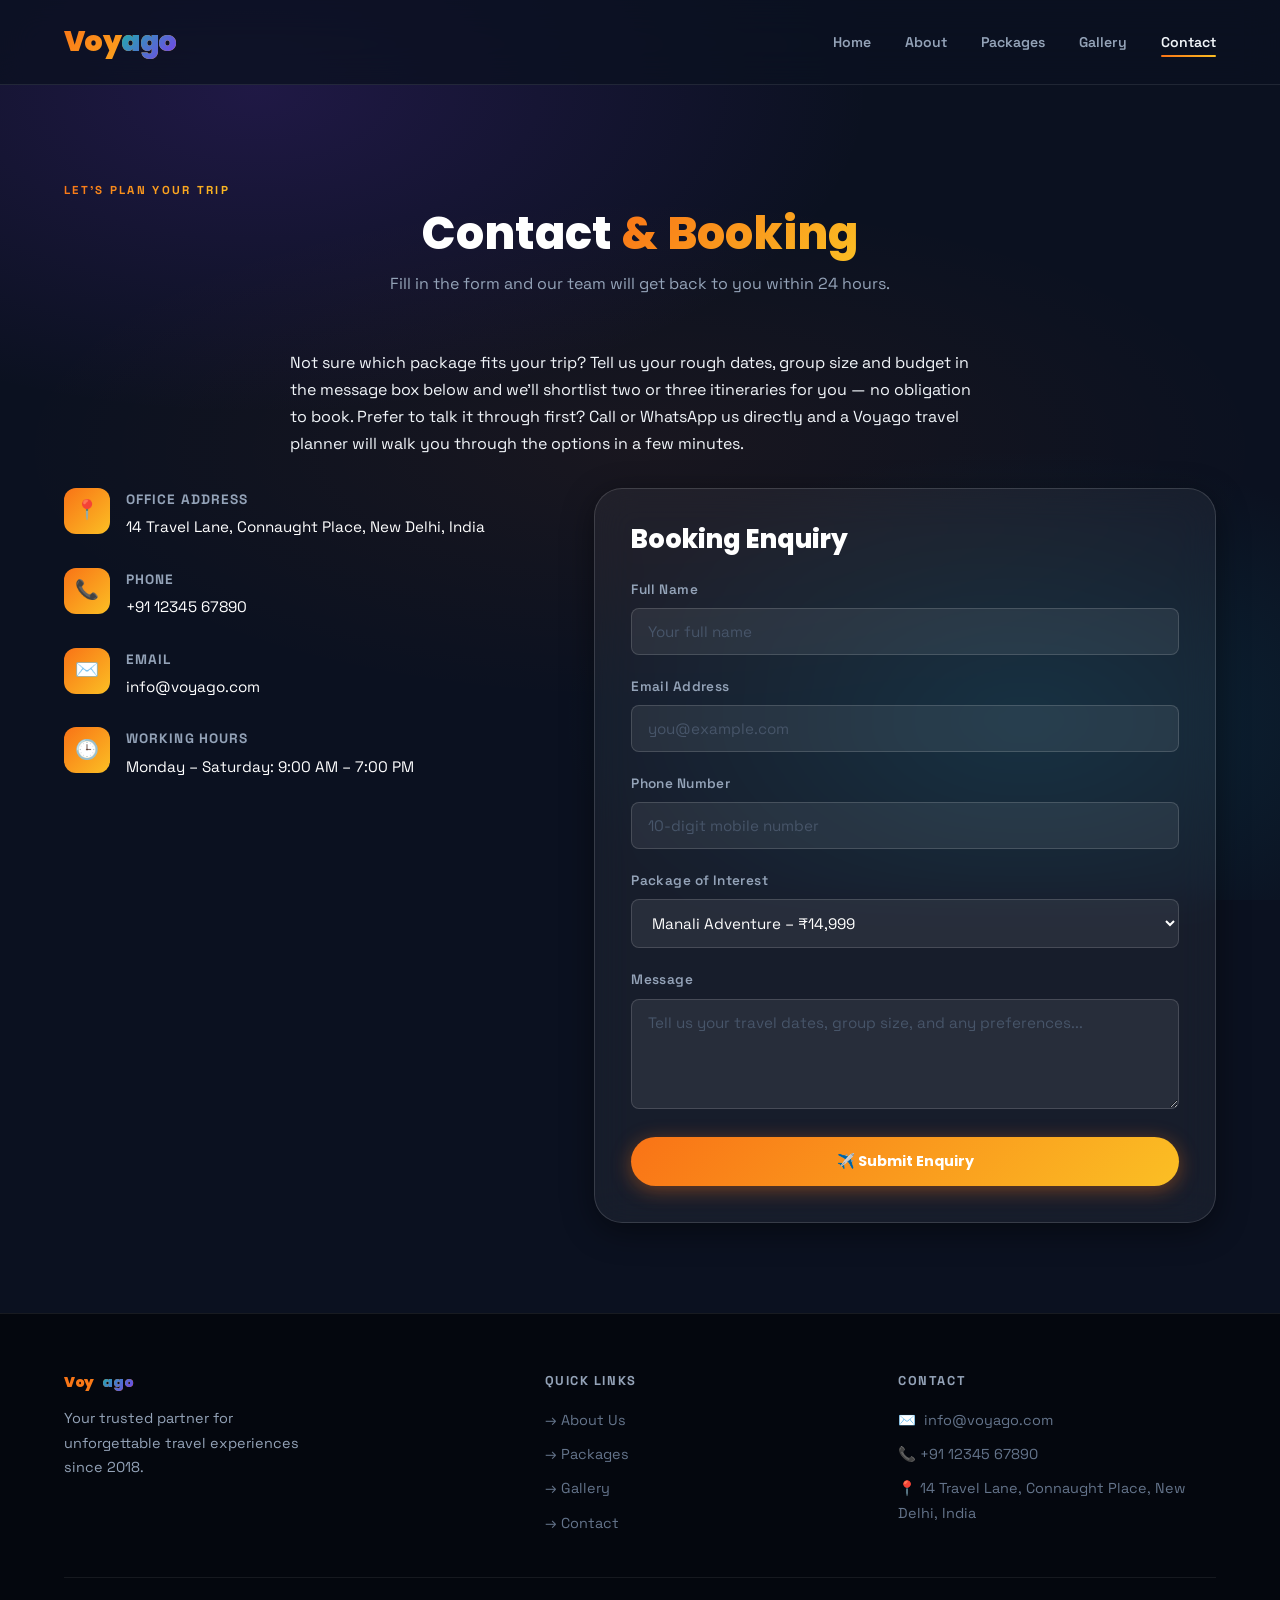
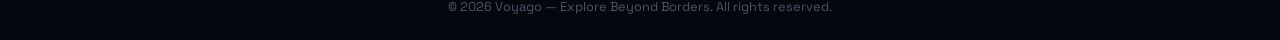
<file: contact.html>
<!DOCTYPE html>
<html lang="en">
<head>
  <meta charset="UTF-8">
  <meta name="viewport" content="width=device-width, initial-scale=1.0">
  <title>Contact & Book Your Tour Package | Voyago</title>
  <meta name="description" content="Contact Voyago to book your next tour package or ask a question. Reach our New Delhi office by phone, email, or the online booking enquiry form.">
  <meta name="keywords" content="contact travel agency, book tour, travel enquiry, Voyago contact">
  <link rel="canonical" href="https://voyaga-travel-website.netlify.app/contact.html">
  <meta name="robots" content="index, follow">
  <meta name="author" content="Voyago Travels">
  <meta name="theme-color" content="#0b1120">

  <meta property="og:type" content="website">
  <meta property="og:title" content="Contact & Book Your Tour Package | Voyago">
  <meta property="og:description" content="Reach the Voyago team by phone, email or our online booking enquiry form — we reply within 24 hours.">
  <meta property="og:url" content="https://voyaga-travel-website.netlify.app/contact.html">
  <meta name="twitter:card" content="summary_large_image">

  <link rel="icon" type="image/svg+xml" href="favicon.svg">
  <link rel="apple-touch-icon" href="favicon.svg">

  <link rel="preconnect" href="https://images.unsplash.com">
  <link rel="preconnect" href="https://embed.tawk.to">
  <link rel="dns-prefetch" href="https://www.googletagmanager.com">
  <link rel="stylesheet" href="style.css">

  <!-- Google Analytics (GA4) — replace G-XXXXXXXXXX with your Measurement ID -->
  <script async src="https://www.googletagmanager.com/gtag/js?id=G-XXXXXXXXXX"></script>
  <script>
    window.dataLayer = window.dataLayer || [];
    function gtag(){dataLayer.push(arguments);}
    gtag('js', new Date());
    gtag('config', 'G-XXXXXXXXXX');
  </script>

  <script type="application/ld+json">
  {
    "@context": "https://schema.org",
    "@type": "ContactPage",
    "url": "https://voyaga-travel-website.netlify.app/contact.html",
    "mainEntity": {
      "@type": "TravelAgency",
      "name": "Voyago",
      "telephone": "+91-12345-67890",
      "email": "info@voyago.com",
      "address": {
        "@type": "PostalAddress",
        "streetAddress": "14 Travel Lane, Connaught Place",
        "addressLocality": "New Delhi",
        "addressCountry": "IN"
      },
      "openingHours": "Mo-Sa 09:00-19:00"
    }
  }
  </script>
</head>
<body>
<a href="#main-content" class="skip-link">Skip to main content</a>

<header>
  <nav class="navbar container">
    <a href="index.html" class="logo">Voy<span>ago</span></a>
    <ul class="nav-links">
      <li><a href="index.html">Home</a></li>
      <li><a href="about.html">About</a></li>
      <li><a href="packages.html">Packages</a></li>
      <li><a href="gallery.html">Gallery</a></li>
      <li><a href="contact.html" class="active">Contact</a></li>
    </ul>
    <button class="menu-toggle" aria-label="Open navigation">
      <span></span><span></span><span></span>
    </button>
  </nav>
</header>

<main id="main-content">
  <section>
    <div class="container">
      <p class="eyebrow">Let's Plan Your Trip</p>
      <h1 class="section-title reveal">Contact <span class="colored">&amp; Booking</span></h1>
      <p class="section-subtitle reveal">Fill in the form and our team will get back to you within 24 hours.</p>
      <p class="reveal contact-intro">Not sure which package fits your trip? Tell us your rough dates, group size and budget in the message box below and we'll shortlist two or three itineraries for you — no obligation to book. Prefer to talk it through first? Call or WhatsApp us directly and a Voyago travel planner will walk you through the options in a few minutes.</p>

      <div class="contact-wrap">

        <!-- Contact Info Column -->
        <div class="contact-info reveal">
          <div class="info-item">
            <div class="info-icon">📍</div>
            <div class="info-text">
              <h4>Office Address</h4>
              <p>14 Travel Lane, Connaught Place, New Delhi, India</p>
            </div>
          </div>
          <div class="info-item">
            <div class="info-icon">📞</div>
            <div class="info-text">
              <h4>Phone</h4>
              <p>+91 12345 67890</p>
            </div>
          </div>
          <div class="info-item">
            <div class="info-icon">✉️</div>
            <div class="info-text">
              <h4>Email</h4>
              <p><span class="js-email-text" data-user="info" data-domain="voyago.com">Contact via email</span></p>
            </div>
          </div>
          <div class="info-item">
            <div class="info-icon">🕒</div>
            <div class="info-text">
              <h4>Working Hours</h4>
              <p>Monday – Saturday: 9:00 AM – 7:00 PM</p>
            </div>
          </div>
        </div>

        <!-- Booking Form -->
        <form id="bookingForm" novalidate class="reveal">
          <h3>Booking Enquiry</h3>

          <div class="form-group">
            <label for="name">Full Name</label>
            <input type="text" id="name" name="name" placeholder="Your full name">
            <span class="error-text">Please enter your full name.</span>
          </div>

          <div class="form-group">
            <label for="email">Email Address</label>
            <input type="email" id="email" name="email" placeholder="you@example.com">
            <span class="error-text">Please enter a valid email address.</span>
          </div>

          <div class="form-group">
            <label for="phone">Phone Number</label>
            <input type="tel" id="phone" name="phone" placeholder="10-digit mobile number">
            <span class="error-text">Please enter a valid 10-digit phone number.</span>
          </div>

          <div class="form-group">
            <label for="package">Package of Interest</label>
            <select id="package" name="package">
              <option value="manali">Manali Adventure – ₹14,999</option>
              <option value="goa">Goa Beach Escape – ₹11,499</option>
              <option value="kerala">Kerala Backwaters – ₹16,999</option>
              <option value="rajasthan">Rajasthan Royal Tour – ₹19,999</option>
              <option value="munnar">Munnar Hill Retreat – ₹12,499</option>
              <option value="singapore">Singapore Getaway – ₹54,999</option>
              <option value="custom">Custom / Other</option>
            </select>
          </div>

          <div class="form-group">
            <label for="message">Message</label>
            <textarea id="message" name="message" rows="4"
              placeholder="Tell us your travel dates, group size, and any preferences..."></textarea>
            <span class="error-text">Please enter a short message.</span>
          </div>

          <button type="submit" class="btn btn-block">
            ✈️ Submit Enquiry
          </button>

          <div class="form-success">
            ✅ Thank you! Your enquiry has been received. We'll reach out within 24 hours.
          </div>
        </form>

      </div>
    </div>
  </section>
</main>

<footer>
  <div class="container">
    <div class="footer-grid">
      <div class="footer-brand">
        <a href="index.html" class="logo">Voy<span>ago</span></a>
        <p>Your trusted partner for unforgettable travel experiences since 2018.</p>
      </div>
      <div>
        <h4>Quick Links</h4>
        <a href="about.html">→ About Us</a>
        <a href="packages.html">→ Packages</a>
        <a href="gallery.html">→ Gallery</a>
        <a href="contact.html">→ Contact</a>
      </div>
      <div>
        <h4>Contact</h4>
        <a class="js-email" href="#" data-user="info" data-domain="voyago.com" rel="nofollow">✉️ <span class="js-email-text" data-user="info" data-domain="voyago.com">Contact via email</span></a>
        <a href="tel:+911234567890">📞 +91 12345 67890</a>
        <address>📍 14 Travel Lane, Connaught Place, New Delhi, India</address>
      </div>
    </div>
    <div class="footer-bottom">&copy; 2026 Voyago — Explore Beyond Borders. All rights reserved.</div>
  </div>
</footer>

<script src="script.js" defer></script>

<!-- Tawk.to Live Chat Widget -->
<script type="text/javascript">
  var Tawk_API = Tawk_API || {}, Tawk_LoadStart = new Date();
  (function () {
    var s1 = document.createElement("script"), s0 = document.getElementsByTagName("script")[0];
    s1.async = true;
    s1.src = 'https://embed.tawk.to/6a45e1814b956a1d4cbbbc4a/1jsgfhp6l';
    s1.charset = 'UTF-8';
    s1.setAttribute('crossorigin', '*');
    s0.parentNode.insertBefore(s1, s0);
  })();
</script>
</body>
</html>
</file>
<file: style.css>
/* =============================================================
   VOYAGO — style.css  |  "Explore Beyond Borders"
   Design: Vibrant gradient palette, glassmorphism cards,
   animated hero blobs, glowing CTAs, colourful section bands
   ============================================================= */

@import url('https://fonts.googleapis.com/css2?family=Poppins:wght@400;500;600;700;800;900&family=Space+Grotesk:wght@400;500;700&display=swap');

/* ─────────────────────────────────────────────────────────────
   Design Tokens
───────────────────────────────────────────────────────────── */
:root {
  /* Core palette */
  --navy:       #0b1120;
  --ocean:      #0e7490;
  --teal:       #14b8a6;
  --coral:      #f97316;
  --sunset:     #fb923c;
  --gold:       #fbbf24;
  --rose:       #f43f5e;
  --violet:     #7c3aed;
  --lavender:   #a78bfa;

  /* Surfaces */
  --glass:      rgba(255, 255, 255, 0.07);
  --glass-bd:   rgba(255, 255, 255, 0.14);
  --card-bg:    rgba(255, 255, 255, 0.05);
  --dark-panel: rgba(11, 17, 32, 0.82);

  /* Text */
  --txt-light:  #f1f5f9;
  --txt-muted:  #94a3b8;

  /* Gradients */
  --grad-hero:    linear-gradient(135deg, #0b1120 0%, #0e3a5e 40%, #0e7490 100%);
  --grad-btn:     linear-gradient(135deg, #f97316, #fbbf24);
  --grad-btn2:    linear-gradient(135deg, #7c3aed, #f43f5e);
  --grad-section: linear-gradient(180deg, #0b1120 0%, #0d2137 100%);
  --grad-teal:    linear-gradient(135deg, #0e7490 0%, #14b8a6 100%);
  --grad-violet:  linear-gradient(135deg, #4c1d95 0%, #7c3aed 100%);
  --grad-card:    linear-gradient(135deg, rgba(255,255,255,0.09) 0%, rgba(255,255,255,0.03) 100%);

  --radius-sm:  8px;
  --radius:     16px;
  --radius-xl:  28px;
  --shadow-glow:    0 0 24px rgba(249,115,22,0.35);
  --shadow-card:    0 8px 32px rgba(0,0,0,0.45);
  --shadow-lift:    0 20px 48px rgba(0,0,0,0.6);
  --transition:     all 0.3s cubic-bezier(0.4,0,0.2,1);
}

/* ─────────────────────────────────────────────────────────────
   Reset & Base
───────────────────────────────────────────────────────────── */
*, *::before, *::after { margin: 0; padding: 0; box-sizing: border-box; }

html { scroll-behavior: smooth; }

body {
  font-family: 'Space Grotesk', sans-serif;
  background: var(--navy);
  color: var(--txt-light);
  line-height: 1.7;
  -webkit-font-smoothing: antialiased;
  overflow-x: hidden;
}

/* Continuous animated gradient background on all pages */
body::before {
  content: '';
  position: fixed;
  inset: 0;
  background:
    radial-gradient(ellipse 80% 60% at 20% 10%, rgba(124,58,237,0.18) 0%, transparent 60%),
    radial-gradient(ellipse 60% 50% at 80% 80%, rgba(14,116,144,0.22) 0%, transparent 60%),
    radial-gradient(ellipse 70% 40% at 50% 50%, rgba(249,115,22,0.06) 0%, transparent 70%),
    var(--navy);
  z-index: -1;
  pointer-events: none;
}

img { max-width: 100%; display: block; }
a { text-decoration: none; color: inherit; }
ul { list-style: none; }

.container {
  width: 90%;
  max-width: 1180px;
  margin: 0 auto;
}

/* ─────────────────────────────────────────────────────────────
   Typography
───────────────────────────────────────────────────────────── */
h1, h2, h3 {
  font-family: 'Poppins', sans-serif;
  font-weight: 800;
  line-height: 1.15;
}

.eyebrow {
  font-size: 0.72rem;
  font-weight: 700;
  letter-spacing: 0.2em;
  text-transform: uppercase;
  background: var(--grad-btn);
  -webkit-background-clip: text;
  -webkit-text-fill-color: transparent;
  background-clip: text;
  display: inline-block;
  margin-bottom: 8px;
}

/* ─────────────────────────────────────────────────────────────
   Header / Navbar — frosted glass bar
───────────────────────────────────────────────────────────── */
header {
  position: sticky;
  top: 0;
  z-index: 200;
  background: rgba(11,17,32,0.78);
  backdrop-filter: blur(18px);
  -webkit-backdrop-filter: blur(18px);
  border-bottom: 1px solid rgba(255,255,255,0.09);
}

.navbar {
  display: flex;
  justify-content: space-between;
  align-items: center;
  padding: 18px 0;
}

/* Logo */
.logo {
  font-family: 'Poppins', sans-serif;
  font-weight: 900;
  font-size: 1.75rem;
  letter-spacing: -0.02em;
  background: linear-gradient(135deg, #f97316, #fbbf24);
  -webkit-background-clip: text;
  -webkit-text-fill-color: transparent;
  background-clip: text;
}
.logo span {
  background: linear-gradient(135deg, #14b8a6, #7c3aed);
  -webkit-background-clip: text;
  -webkit-text-fill-color: transparent;
  background-clip: text;
}

/* Nav links */
.nav-links {
  display: flex;
  gap: 34px;
  align-items: center;
}

.nav-links a {
  font-size: 0.88rem;
  font-weight: 600;
  color: var(--txt-muted);
  position: relative;
  padding-bottom: 2px;
  transition: var(--transition);
}
.nav-links a::after {
  content: '';
  position: absolute;
  bottom: -4px;
  left: 0;
  width: 0;
  height: 2px;
  background: var(--grad-btn);
  border-radius: 2px;
  transition: width 0.3s ease;
}
.nav-links a:hover,
.nav-links a.active { color: var(--txt-light); }
.nav-links a:hover::after,
.nav-links a.active::after { width: 100%; }

/* Hamburger */
.menu-toggle {
  display: none;
  flex-direction: column;
  gap: 5px;
  cursor: pointer;
  background: none;
  border: none;
}
.menu-toggle span {
  width: 26px;
  height: 3px;
  background: var(--txt-light);
  border-radius: 3px;
  transition: var(--transition);
}

/* ─────────────────────────────────────────────────────────────
   Buttons
───────────────────────────────────────────────────────────── */
.btn {
  display: inline-flex;
  align-items: center;
  gap: 8px;
  background: var(--grad-btn);
  color: #fff;
  font-family: 'Poppins', sans-serif;
  font-weight: 700;
  font-size: 0.9rem;
  padding: 14px 32px;
  border-radius: 999px;
  border: none;
  cursor: pointer;
  position: relative;
  overflow: hidden;
  transition: var(--transition);
  box-shadow: 0 4px 20px rgba(249,115,22,0.4);
}
/* Shine sweep on hover */
.btn::before {
  content: '';
  position: absolute;
  top: 0; left: -100%;
  width: 60%;
  height: 100%;
  background: linear-gradient(90deg, transparent, rgba(255,255,255,0.25), transparent);
  transition: left 0.45s ease;
}
.btn:hover::before { left: 140%; }
.btn:hover {
  transform: translateY(-3px);
  box-shadow: 0 8px 28px rgba(249,115,22,0.55);
}

.btn-outline {
  background: transparent;
  border: 2px solid rgba(255,255,255,0.35);
  color: #fff;
  box-shadow: none;
}
.btn-outline:hover {
  background: rgba(255,255,255,0.1);
  border-color: rgba(255,255,255,0.6);
  box-shadow: none;
}

.btn-block { width: 100%; justify-content: center; }
.btn-sm { padding: 10px 22px; font-size: 0.82rem; }
.btn-sm-alt { padding: 9px 20px; font-size: 0.8rem; }
.btn-cta-gold { background: linear-gradient(135deg,#fbbf24,#f97316); }
.faq-wrap { max-width: 700px; margin: 0 auto; }
.about-extra { max-width: 820px; margin: 40px auto 0; }
.about-extra-title { margin-bottom: 14px; }
.contact-intro { max-width: 700px; margin: 0 auto 30px; }
.visually-hidden {
  position: absolute; width: 1px; height: 1px; padding: 0; margin: -1px;
  overflow: hidden; clip: rect(0,0,0,0); white-space: nowrap; border: 0;
}
.btn-violet {
  background: var(--grad-btn2);
  box-shadow: 0 4px 20px rgba(124,58,237,0.4);
}
.btn-violet:hover { box-shadow: 0 8px 28px rgba(124,58,237,0.55); }

/* ─────────────────────────────────────────────────────────────
   HERO — animated floating blobs, big headline
───────────────────────────────────────────────────────────── */
.hero {
  position: relative;
  min-height: 100vh;
  display: flex;
  align-items: center;
  justify-content: center;
  text-align: center;
  padding: 120px 20px 100px;
  overflow: hidden;
}

/* Background image layer */
.hero::before {
  content: '';
  position: absolute;
  inset: 0;
  background:
    linear-gradient(to bottom, rgba(11,17,32,0.72) 0%, rgba(11,17,32,0.45) 50%, rgba(11,17,32,0.88) 100%),
    url('https://images.unsplash.com/photo-1469854523086-cc02fe5d8800?w=1600') center/cover no-repeat;
  z-index: 0;
}

/* Animated blob orbs */
.hero-blob {
  position: absolute;
  border-radius: 50%;
  filter: blur(80px);
  opacity: 0.4;
  animation: floatBlob 12s ease-in-out infinite alternate;
  z-index: 0;
}
.hero-blob-1 {
  width: 500px; height: 500px;
  background: radial-gradient(circle, #7c3aed 0%, transparent 70%);
  top: -100px; left: -100px;
  animation-delay: 0s;
}
.hero-blob-2 {
  width: 400px; height: 400px;
  background: radial-gradient(circle, #f97316 0%, transparent 70%);
  bottom: -80px; right: -80px;
  animation-delay: -4s;
}
.hero-blob-3 {
  width: 350px; height: 350px;
  background: radial-gradient(circle, #0e7490 0%, transparent 70%);
  top: 50%; left: 50%;
  transform: translate(-50%, -50%);
  animation-delay: -8s;
}

@keyframes floatBlob {
  0%   { transform: translate(0, 0) scale(1); }
  33%  { transform: translate(40px, -30px) scale(1.1); }
  66%  { transform: translate(-30px, 40px) scale(0.95); }
  100% { transform: translate(20px, 20px) scale(1.05); }
}

/* Floating particles */
.hero-particles {
  position: absolute;
  inset: 0;
  z-index: 0;
  pointer-events: none;
}
.particle-1  { width:5px; height:5px; left:6%;  bottom:10%; animation-duration:18s; animation-delay:0s;    opacity:.35; }
.particle-2  { width:7px; height:7px; left:16%; bottom:22%; animation-duration:14s; animation-delay:2s;    opacity:.25; }
.particle-3  { width:4px; height:4px; left:27%; bottom:5%;  animation-duration:20s; animation-delay:4s;    opacity:.4;  }
.particle-4  { width:8px; height:8px; left:38%; bottom:30%; animation-duration:16s; animation-delay:1s;    opacity:.2;  }
.particle-5  { width:6px; height:6px; left:49%; bottom:15%; animation-duration:22s; animation-delay:6s;    opacity:.3;  }
.particle-6  { width:5px; height:5px; left:59%; bottom:8%;  animation-duration:15s; animation-delay:3s;    opacity:.45; }
.particle-7  { width:9px; height:9px; left:68%; bottom:25%; animation-duration:19s; animation-delay:5s;    opacity:.22; }
.particle-8  { width:4px; height:4px; left:76%; bottom:18%; animation-duration:17s; animation-delay:7s;    opacity:.35; }
.particle-9  { width:6px; height:6px; left:84%; bottom:6%;  animation-duration:21s; animation-delay:2.5s;  opacity:.28; }
.particle-10 { width:7px; height:7px; left:91%; bottom:28%; animation-duration:13s; animation-delay:8s;    opacity:.4;  }
.particle-11 { width:5px; height:5px; left:12%; bottom:35%; animation-duration:24s; animation-delay:1.5s;  opacity:.3;  }
.particle-12 { width:8px; height:8px; left:96%; bottom:12%; animation-duration:18s; animation-delay:4.5s;  opacity:.25; }

.particle {
  position: absolute;
  border-radius: 50%;
  background: rgba(255,255,255,0.55);
  animation: particleDrift linear infinite;
}

@keyframes particleDrift {
  0%   { transform: translateY(0) rotate(0deg); opacity: 0; }
  10%  { opacity: 1; }
  90%  { opacity: 0.6; }
  100% { transform: translateY(-100vh) rotate(720deg); opacity: 0; }
}

.hero-content {
  position: relative;
  z-index: 1;
  max-width: 820px;
}

/* Animated badge above headline */
.hero-badge {
  display: inline-flex;
  align-items: center;
  gap: 8px;
  background: rgba(255,255,255,0.1);
  backdrop-filter: blur(10px);
  border: 1px solid rgba(255,255,255,0.2);
  border-radius: 999px;
  padding: 8px 20px;
  font-size: 0.82rem;
  font-weight: 600;
  color: #fbbf24;
  margin-bottom: 28px;
  animation: badgePulse 2.5s ease-in-out infinite;
}
.hero-badge .dot {
  width: 8px; height: 8px;
  background: #22c55e;
  border-radius: 50%;
  animation: blink 1.4s ease-in-out infinite;
}
@keyframes blink { 0%,100% { opacity:1; } 50% { opacity:0.2; } }
@keyframes badgePulse {
  0%,100% { box-shadow: 0 0 0 rgba(251,191,36,0); }
  50%      { box-shadow: 0 0 18px rgba(251,191,36,0.3); }
}

.hero h1 {
  font-size: clamp(2.8rem, 6vw, 5.2rem);
  color: #fff;
  margin-bottom: 20px;
  text-shadow: 0 4px 24px rgba(0,0,0,0.5);
}
.hero h1 .highlight {
  background: var(--grad-btn);
  -webkit-background-clip: text;
  -webkit-text-fill-color: transparent;
  background-clip: text;
}

.hero p {
  font-size: 1.15rem;
  max-width: 580px;
  margin: 0 auto 38px;
  color: #cbd5e1;
}

.hero-btns {
  display: flex;
  gap: 14px;
  justify-content: center;
  flex-wrap: wrap;
}

/* Stats strip inside hero */
.hero-stats {
  display: flex;
  gap: 40px;
  justify-content: center;
  margin-top: 56px;
  flex-wrap: wrap;
}
.hero-stat .num {
  font-family: 'Poppins', sans-serif;
  font-size: 2rem;
  font-weight: 900;
  background: var(--grad-btn);
  -webkit-background-clip: text;
  -webkit-text-fill-color: transparent;
  background-clip: text;
}
.hero-stat .lbl {
  font-size: 0.8rem;
  color: var(--txt-muted);
  font-weight: 500;
}

/* Scroll hint */
.scroll-hint {
  position: absolute;
  bottom: 28px;
  left: 50%;
  transform: translateX(-50%);
  z-index: 1;
  display: flex;
  flex-direction: column;
  align-items: center;
  gap: 6px;
  color: rgba(255,255,255,0.45);
  font-size: 0.72rem;
  letter-spacing: 0.1em;
  text-transform: uppercase;
  animation: scrollBounce 2s ease-in-out infinite;
}
.scroll-hint::before {
  content: '';
  width: 1px;
  height: 40px;
  background: linear-gradient(to bottom, rgba(255,255,255,0.5), transparent);
}
@keyframes scrollBounce {
  0%,100% { transform: translateX(-50%) translateY(0); }
  50%      { transform: translateX(-50%) translateY(8px); }
}

/* ─────────────────────────────────────────────────────────────
   Section Layout
───────────────────────────────────────────────────────────── */
section { padding: 90px 0; }

.section-title {
  text-align: center;
  font-size: clamp(1.8rem, 3.5vw, 2.8rem);
  margin-bottom: 10px;
  color: #fff;
}
.section-title .colored {
  background: var(--grad-btn);
  -webkit-background-clip: text;
  -webkit-text-fill-color: transparent;
  background-clip: text;
}

.section-subtitle {
  text-align: center;
  color: var(--txt-muted);
  max-width: 580px;
  margin: 0 auto 52px;
  font-size: 1rem;
}

/* Alternating colored section bands */
.section-teal {
  background: linear-gradient(135deg, rgba(14,116,144,0.12) 0%, rgba(20,184,166,0.06) 100%);
  border-top: 1px solid rgba(14,116,144,0.2);
  border-bottom: 1px solid rgba(14,116,144,0.2);
}
.section-violet {
  background: linear-gradient(135deg, rgba(124,58,237,0.12) 0%, rgba(167,139,250,0.04) 100%);
  border-top: 1px solid rgba(124,58,237,0.2);
  border-bottom: 1px solid rgba(124,58,237,0.2);
}
.section-coral {
  background: linear-gradient(135deg, rgba(249,115,22,0.09) 0%, rgba(251,191,36,0.04) 100%);
  border-top: 1px solid rgba(249,115,22,0.18);
  border-bottom: 1px solid rgba(249,115,22,0.18);
}

/* ─────────────────────────────────────────────────────────────
   Highlight cards (Why Travel With Us)
───────────────────────────────────────────────────────────── */
.highlights {
  display: grid;
  grid-template-columns: repeat(auto-fit, minmax(210px, 1fr));
  gap: 24px;
}
.highlight-item {
  background: var(--grad-card);
  backdrop-filter: blur(10px);
  border: 1px solid var(--glass-bd);
  border-radius: var(--radius);
  padding: 32px 22px;
  text-align: center;
  transition: var(--transition);
  position: relative;
  overflow: hidden;
}
/* Colour accent top bar */
.highlight-item::before {
  content: '';
  position: absolute;
  top: 0; left: 0; right: 0;
  height: 3px;
  background: var(--grad-btn);
  transform: scaleX(0);
  transform-origin: left;
  transition: transform 0.35s ease;
}
.highlight-item:hover::before { transform: scaleX(1); }
.highlight-item:hover {
  transform: translateY(-8px);
  border-color: rgba(249,115,22,0.4);
  box-shadow: 0 12px 36px rgba(249,115,22,0.15);
}
.highlight-item .icon { font-size: 2.2rem; margin-bottom: 14px; }
.highlight-item h3 { font-size: 1.1rem; margin-bottom: 8px; color: #fff; }
.highlight-item p { color: var(--txt-muted); font-size: 0.9rem; }

/* ─────────────────────────────────────────────────────────────
   Destination / Package cards — glassmorphism + glow
───────────────────────────────────────────────────────────── */
.grid {
  display: grid;
  grid-template-columns: repeat(auto-fit, minmax(290px, 1fr));
  gap: 28px;
}

.card {
  background: var(--grad-card);
  backdrop-filter: blur(14px);
  border: 1px solid var(--glass-bd);
  border-radius: var(--radius);
  overflow: hidden;
  box-shadow: var(--shadow-card);
  transition: var(--transition);
  display: flex;
  flex-direction: column;
}
.card:hover {
  transform: translateY(-10px);
  border-color: rgba(249,115,22,0.45);
  box-shadow: 0 20px 50px rgba(0,0,0,0.55), 0 0 30px rgba(249,115,22,0.15);
}

.card-img-wrap { position: relative; overflow: hidden; }
.card-img-wrap img {
  height: 210px;
  object-fit: cover;
  width: 100%;
  transition: transform 0.5s ease;
}
.card:hover .card-img-wrap img { transform: scale(1.08); }

/* Gradient overlay on card image */
.card-img-wrap::after {
  content: '';
  position: absolute;
  inset: 0;
  background: linear-gradient(to top, rgba(11,17,32,0.75) 0%, transparent 55%);
}

.card-badge {
  position: absolute;
  top: 14px; left: 14px;
  background: var(--grad-btn);
  color: #fff;
  font-size: 0.72rem;
  font-weight: 700;
  padding: 5px 12px;
  border-radius: 999px;
  letter-spacing: 0.04em;
  z-index: 1;
}

.card-body {
  padding: 22px 24px 26px;
  flex: 1;
  display: flex;
  flex-direction: column;
}
.card-body h3 { font-size: 1.25rem; margin-bottom: 8px; color: #fff; }
.card-body p  { color: var(--txt-muted); font-size: 0.9rem; margin-bottom: 18px; flex: 1; }

.price-row {
  display: flex;
  align-items: center;
  justify-content: space-between;
  margin-top: auto;
}
.price {
  font-family: 'Poppins', sans-serif;
  font-weight: 800;
  font-size: 1.05rem;
  background: var(--grad-btn);
  -webkit-background-clip: text;
  -webkit-text-fill-color: transparent;
  background-clip: text;
}
.price small {
  display: block;
  font-size: 0.72rem;
  color: var(--txt-muted);
  font-weight: 400;
  -webkit-text-fill-color: var(--txt-muted);
}

/* ─────────────────────────────────────────────────────────────
   About Page
───────────────────────────────────────────────────────────── */
.about-flex {
  display: flex;
  gap: 56px;
  align-items: center;
  flex-wrap: wrap;
}
.about-flex img {
  border-radius: var(--radius-xl);
  flex: 1 1 380px;
  box-shadow: 0 24px 56px rgba(0,0,0,0.55);
  border: 2px solid var(--glass-bd);
}
.about-text { flex: 1 1 360px; }
.about-text h2 { font-size: 2rem; color: #fff; margin-bottom: 14px; }
.about-text h2 span {
  background: var(--grad-btn);
  -webkit-background-clip: text;
  -webkit-text-fill-color: transparent;
  background-clip: text;
}
.about-text p { color: #94a3b8; line-height: 1.8; }

.values {
  display: grid;
  grid-template-columns: repeat(auto-fit, minmax(220px, 1fr));
  gap: 22px;
  margin-top: 52px;
}

/* ─────────────────────────────────────────────────────────────
   Gallery
───────────────────────────────────────────────────────────── */
.gallery-grid {
  display: grid;
  grid-template-columns: repeat(auto-fit, minmax(250px, 1fr));
  gap: 20px;
}
.gallery-grid figure {
  border-radius: var(--radius);
  overflow: hidden;
  background: var(--glass);
  border: 1px solid var(--glass-bd);
  box-shadow: var(--shadow-card);
  position: relative;
}
.gallery-grid img {
  height: 230px;
  object-fit: cover;
  width: 100%;
  transition: transform 0.5s ease, filter 0.4s;
  filter: brightness(0.88) saturate(0.9);
}
.gallery-grid figure:hover img {
  transform: scale(1.09);
  filter: brightness(1) saturate(1.15);
}
/* Colour overlay per image */
.gallery-grid figure::after {
  content: '';
  position: absolute;
  inset: 0;
  background: linear-gradient(to top, rgba(11,17,32,0.7) 0%, transparent 50%);
  pointer-events: none;
  transition: opacity 0.3s;
}
.gallery-grid figure:hover::after { opacity: 0.4; }

.gallery-grid figcaption {
  padding: 12px 16px;
  font-size: 0.85rem;
  font-weight: 600;
  color: var(--txt-muted);
  background: rgba(11,17,32,0.6);
}

/* ─────────────────────────────────────────────────────────────
   FAQ Accordion
───────────────────────────────────────────────────────────── */
.faq-item {
  background: var(--grad-card);
  backdrop-filter: blur(10px);
  border: 1px solid var(--glass-bd);
  border-radius: var(--radius-sm);
  margin-bottom: 14px;
  overflow: hidden;
  transition: border-color 0.3s;
}
.faq-item.open { border-color: rgba(249,115,22,0.45); }
.faq-question {
  padding: 20px 24px;
  cursor: pointer;
  font-weight: 700;
  font-size: 0.95rem;
  display: flex;
  justify-content: space-between;
  align-items: center;
  color: #fff;
}
.faq-question .icon {
  width: 28px; height: 28px;
  background: var(--grad-btn);
  color: #fff;
  border-radius: 50%;
  display: flex;
  align-items: center;
  justify-content: center;
  font-size: 1.1rem;
  font-weight: 900;
  flex-shrink: 0;
  transition: transform 0.3s;
}
.faq-item.open .faq-question .icon { transform: rotate(45deg); }
.faq-answer {
  max-height: 0;
  overflow: hidden;
  transition: max-height 0.35s ease, padding 0.3s;
  padding: 0 24px;
  color: var(--txt-muted);
  line-height: 1.75;
}
.faq-item.open .faq-answer { max-height: 220px; padding-bottom: 20px; }

/* ─────────────────────────────────────────────────────────────
   Contact / Form
───────────────────────────────────────────────────────────── */
.contact-wrap {
  display: grid;
  grid-template-columns: 1fr 1.3fr;
  gap: 52px;
  align-items: start;
}

.contact-info .info-item {
  display: flex;
  gap: 16px;
  align-items: flex-start;
  margin-bottom: 28px;
}
.info-icon {
  width: 46px; height: 46px;
  border-radius: 12px;
  background: var(--grad-btn);
  display: flex;
  align-items: center;
  justify-content: center;
  font-size: 1.2rem;
  flex-shrink: 0;
}
.info-text h4 {
  font-size: 0.85rem;
  font-weight: 700;
  color: var(--txt-muted);
  text-transform: uppercase;
  letter-spacing: 0.08em;
  margin-bottom: 3px;
}
.info-text p { color: #fff; font-size: 0.95rem; }

form {
  background: rgba(255,255,255,0.05);
  backdrop-filter: blur(18px);
  border: 1px solid var(--glass-bd);
  padding: 36px;
  border-radius: var(--radius-xl);
  box-shadow: var(--shadow-card);
}
form h3 {
  font-size: 1.6rem;
  color: #fff;
  margin-bottom: 24px;
}

.form-group { margin-bottom: 20px; }
.form-group label {
  display: block;
  margin-bottom: 7px;
  font-weight: 600;
  font-size: 0.85rem;
  color: #94a3b8;
  letter-spacing: 0.03em;
}
.form-group input,
.form-group select,
.form-group textarea {
  width: 100%;
  padding: 13px 16px;
  background: rgba(255,255,255,0.07);
  border: 1px solid rgba(255,255,255,0.15);
  border-radius: var(--radius-sm);
  font-family: 'Space Grotesk', sans-serif;
  font-size: 0.95rem;
  color: #fff;
  transition: border-color 0.25s, box-shadow 0.25s, background 0.25s;
}
.form-group select option { background: #1e293b; color: #fff; }
.form-group textarea { resize: vertical; min-height: 110px; }
.form-group input:focus,
.form-group select:focus,
.form-group textarea:focus {
  outline: none;
  border-color: var(--coral);
  background: rgba(255,255,255,0.1);
  box-shadow: 0 0 0 3px rgba(249,115,22,0.15);
}
.form-group input::placeholder,
.form-group textarea::placeholder { color: #475569; }

.error-text {
  color: #fb7185;
  font-size: 0.8rem;
  margin-top: 5px;
  display: none;
  font-weight: 500;
}
.form-success {
  display: none;
  background: linear-gradient(135deg, rgba(20,184,166,0.2), rgba(14,116,144,0.15));
  border: 1px solid rgba(20,184,166,0.4);
  color: #5eead4;
  padding: 16px 20px;
  border-radius: var(--radius-sm);
  margin-top: 18px;
  font-weight: 700;
  font-size: 0.9rem;
}

/* ─────────────────────────────────────────────────────────────
   CTA Banner
───────────────────────────────────────────────────────────── */
.cta-band {
  background: linear-gradient(135deg, #4c1d95 0%, #7c3aed 40%, #0e7490 100%);
  padding: 80px 20px;
  text-align: center;
  position: relative;
  overflow: hidden;
}
.cta-band::before {
  content: '';
  position: absolute;
  inset: 0;
  background: url("data:image/svg+xml,%3Csvg width='60' height='60' viewBox='0 0 60 60' xmlns='http://www.w3.org/2000/svg'%3E%3Cg fill='none' fill-rule='evenodd'%3E%3Cg fill='%23ffffff' fill-opacity='0.04'%3E%3Ccircle cx='30' cy='30' r='2'/%3E%3C/g%3E%3C/g%3E%3C/svg%3E") repeat;
  pointer-events: none;
}
.cta-band h2 { font-size: clamp(1.8rem, 4vw, 2.8rem); color: #fff; margin-bottom: 14px; }
.cta-band p { color: rgba(255,255,255,0.75); max-width: 520px; margin: 0 auto 32px; }

/* ─────────────────────────────────────────────────────────────
   Footer
───────────────────────────────────────────────────────────── */
footer {
  background: rgba(0,0,0,0.55);
  backdrop-filter: blur(12px);
  border-top: 1px solid rgba(255,255,255,0.08);
  padding: 56px 0 22px;
}
.footer-grid {
  display: grid;
  grid-template-columns: 1.4fr repeat(2, 1fr);
  gap: 36px;
  margin-bottom: 32px;
}
.footer-brand p { color: var(--txt-muted); font-size: 0.9rem; margin-top: 12px; max-width: 240px; }
.footer-grid h4 {
  font-size: 0.8rem;
  font-weight: 700;
  letter-spacing: 0.12em;
  text-transform: uppercase;
  color: var(--txt-muted);
  margin-bottom: 16px;
}
.footer-grid a {
  display: flex;
  align-items: center;
  gap: 8px;
  color: #64748b;
  font-size: 0.9rem;
  margin-bottom: 10px;
  transition: color 0.2s;
}
.footer-grid a:hover { color: var(--gold); }
.footer-grid address {
  display: flex;
  align-items: center;
  gap: 8px;
  color: #64748b;
  font-size: 0.9rem;
  font-style: normal;
  margin-bottom: 10px;
}
.footer-bottom {
  text-align: center;
  border-top: 1px solid rgba(255,255,255,0.07);
  padding-top: 18px;
  font-size: 0.8rem;
  color: #475569;
}

/* ─────────────────────────────────────────────────────────────
   Scroll-reveal animation (driven by IntersectionObserver)
───────────────────────────────────────────────────────────── */
.reveal {
  opacity: 0;
  transform: translateY(30px);
  transition: opacity 0.65s ease, transform 0.65s ease;
}
.reveal.in-view { opacity: 1; transform: translateY(0); }

/* Stagger children inside a reveal-stagger parent */
.reveal-stagger > * {
  opacity: 0;
  transform: translateY(24px);
  transition: opacity 0.55s ease, transform 0.55s ease;
}
.reveal-stagger.in-view > *:nth-child(1) { opacity:1; transform:none; transition-delay: 0.05s; }
.reveal-stagger.in-view > *:nth-child(2) { opacity:1; transform:none; transition-delay: 0.15s; }
.reveal-stagger.in-view > *:nth-child(3) { opacity:1; transform:none; transition-delay: 0.25s; }
.reveal-stagger.in-view > *:nth-child(4) { opacity:1; transform:none; transition-delay: 0.35s; }
.reveal-stagger.in-view > *:nth-child(5) { opacity:1; transform:none; transition-delay: 0.45s; }
.reveal-stagger.in-view > *:nth-child(6) { opacity:1; transform:none; transition-delay: 0.55s; }

/* ─────────────────────────────────────────────────────────────
   Responsive
───────────────────────────────────────────────────────────── */
@media (max-width: 768px) {
  .nav-links {
    position: absolute;
    top: 100%;
    left: 0; right: 0;
    background: rgba(11,17,32,0.97);
    backdrop-filter: blur(20px);
    flex-direction: column;
    padding: 24px;
    gap: 20px;
    display: none;
    border-bottom: 1px solid rgba(255,255,255,0.1);
  }
  .nav-links.show { display: flex; }
  .menu-toggle { display: flex; }
  .hero h1 { font-size: 2.2rem; }
  .hero-stats { gap: 24px; }
  .contact-wrap { grid-template-columns: 1fr; }
  .about-flex { flex-direction: column; }
  .footer-grid { grid-template-columns: 1fr 1fr; }
}

@media (max-width: 480px) {
  section { padding: 60px 0; }
  .hero { min-height: auto; padding: 100px 16px 80px; }
  .footer-grid { grid-template-columns: 1fr; }
}

@media (prefers-reduced-motion: reduce) {
  *, *::before, *::after { animation: none !important; transition: none !important; }
}

body.login-locked {
  overflow: hidden;
}
/* login-locked is now applied by JS only if the site owner
   re-enables the gate; page content is unblocked by default
   so raw HTML matches rendered content for crawlers/LLMs. */

.login-screen {
  position: fixed;
  inset: 0;
  z-index: 9999;
  display: grid;
  place-items: center;
  padding: 24px;
  background:
    linear-gradient(rgba(11,17,32,0.45), rgba(11,17,32,0.78)),
    url("https://images.unsplash.com/photo-1469854523086-cc02fe5d8800?w=1600") center/cover no-repeat;
  opacity: 0;
  visibility: hidden;
  pointer-events: none;
  transition: 0.35s ease;
}

.login-screen.show {
  opacity: 1;
  visibility: visible;
  pointer-events: auto;
}

.login-card {
  width: min(440px, 100%);
  padding: 38px;
  border-radius: 24px;
  background: rgba(11, 17, 32, 0.78);
  border: 1px solid rgba(255,255,255,0.18);
  box-shadow: 0 28px 80px rgba(0,0,0,0.55);
}

.login-card h1,
.login-card .login-title {
  margin: 10px 0;
  color: #fff;
  font-size: 2rem;
  font-family: 'Poppins', sans-serif;
  font-weight: 800;
  line-height: 1.15;
}

/* Accessibility: visible focus outline for keyboard users */
a:focus-visible,
button:focus-visible,
input:focus-visible,
select:focus-visible,
textarea:focus-visible {
  outline: 2px solid var(--gold);
  outline-offset: 2px;
}

/* Skip-to-content link (hidden until focused) */
.skip-link {
  position: absolute;
  left: -999px;
  top: auto;
  background: var(--gold);
  color: #0b1120;
  font-weight: 700;
  padding: 10px 18px;
  border-radius: 8px;
  z-index: 9999;
}
.skip-link:focus {
  left: 16px;
  top: 16px;
}

/* Extra homepage content block (GEO / on-page text for SEO & AI search) */
.intro-copy {
  max-width: 820px;
  margin: 0 auto 10px;
  color: var(--txt-muted);
}
.intro-copy p { margin-bottom: 14px; }

.login-intro {
  color: #cbd5e1;
  margin-bottom: 24px;
}

.login-submit {
  width: 100%;
  justify-content: center;
  margin-top: 8px;
}

.account-chip {
  border: 1px solid rgba(255,255,255,0.18);
  background: rgba(255,255,255,0.08);
  color: #fff;
  padding: 9px 16px;
  border-radius: 999px;
  font-weight: 700;
  cursor: pointer;
}

@media (max-width: 768px) {
  .account-chip {
    display: none;
  }

  .login-card {
    padding: 28px 22px;
  }
}
</file>
